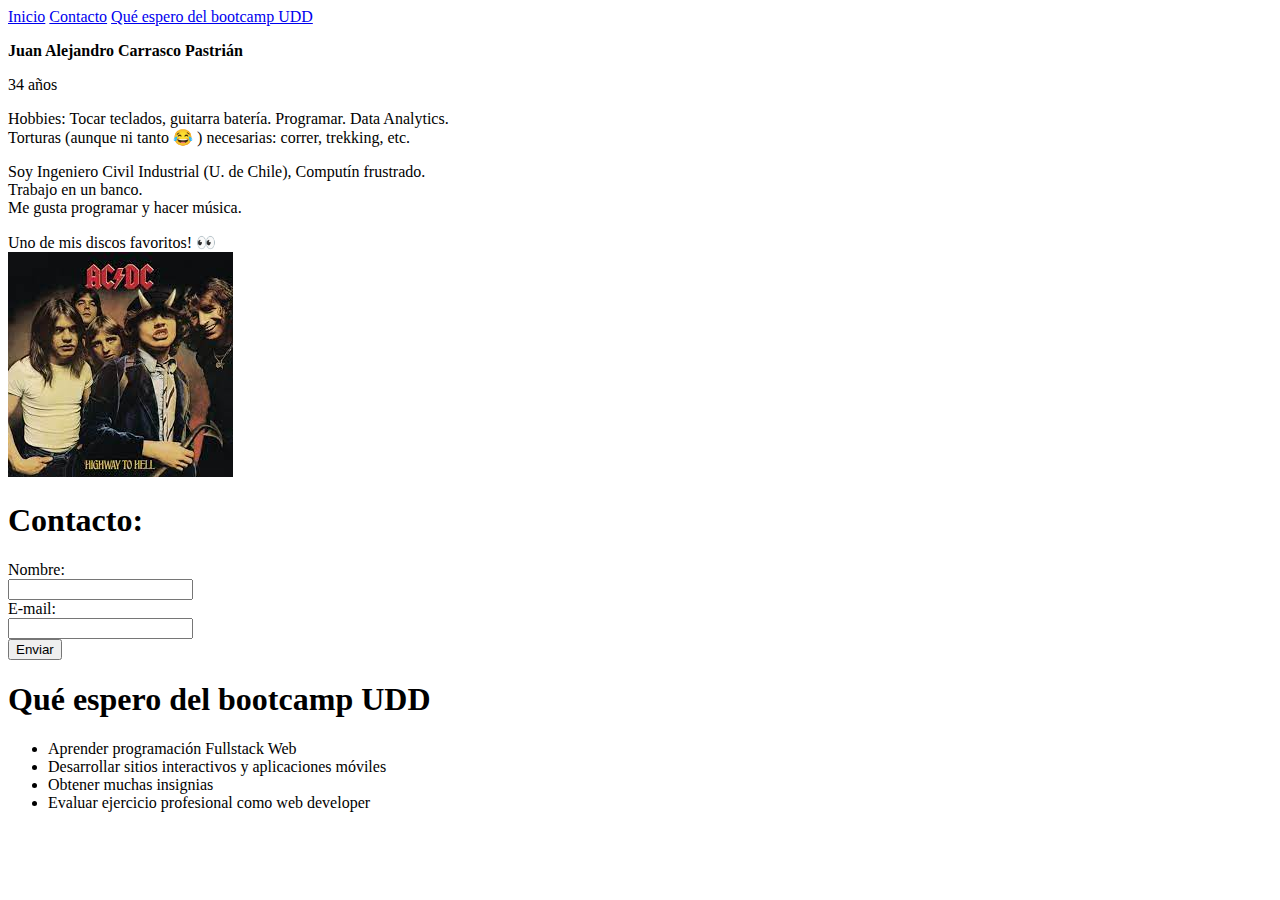
<file: index.html>
<!DOCTYPE html>
<html>

<head>
    <meta charset="UTF-8"> <!-- caracteres especiales-->
    <meta http-equiv="X-UA-Compatible" content="IE=edge">
    <!-- compatibildiad con varios navegadores-->
    <meta name="viewport" content="width=device-width, initial-scale=1.0">
    <!-- viewport : scale para aplicaciones, ajustar el ancho y la escala-->
<title>Hola soy Juan</title>
</head>
<body>
    <nav class="navbar-fixed-top">
        <a href="#Inicio">Inicio</a>
        <a href="#seccion2">Contacto</a>
        <a href="#seccion3">Qué espero del bootcamp UDD</a>
    </nav>
<section id="Inicio">
    <div>
    <p>
        <b>Juan Alejandro Carrasco Pastrián </b>
    </p>
    <p>
        34 años
    </p>
    <p>
        Hobbies: Tocar teclados, guitarra batería. Programar. Data Analytics.<br> 
        Torturas (aunque ni tanto &#128514;	) necesarias: correr, trekking, etc. 

    </p>
    <p>
        Soy Ingeniero Civil Industrial (U. de Chile), Computín frustrado. 
        <br> Trabajo en un banco.
        <br>Me gusta programar y hacer música. 

    </p>
    </div>
    <div>
        Uno de mis discos favoritos! &#128064;<br>
        <img src="acdc.jpeg">

    </div>
  
</section>

<section id="seccion2">
    <h1>Contacto:</h1>
    <form>
        <label for="Name">Nombre:</label><br>
        <input id="Name"><br>
        <label for="email">E-mail:</label><br>
        <input id="email"><br>
        <input type="submit" value="Enviar">

    
    </form>
    

</section>


<section id="seccion3">
    <h1>Qué espero del bootcamp UDD</h1>
    <ul>
        <li>
            Aprender programación Fullstack Web
        </li>
        <li>
            Desarrollar sitios interactivos y aplicaciones móviles
        </li>
        <li>
            Obtener muchas insignias
        </li>
        <li>
            Evaluar ejercicio profesional como web developer
        </li>
    </ul>




</section>





</body>
</html>
</file>
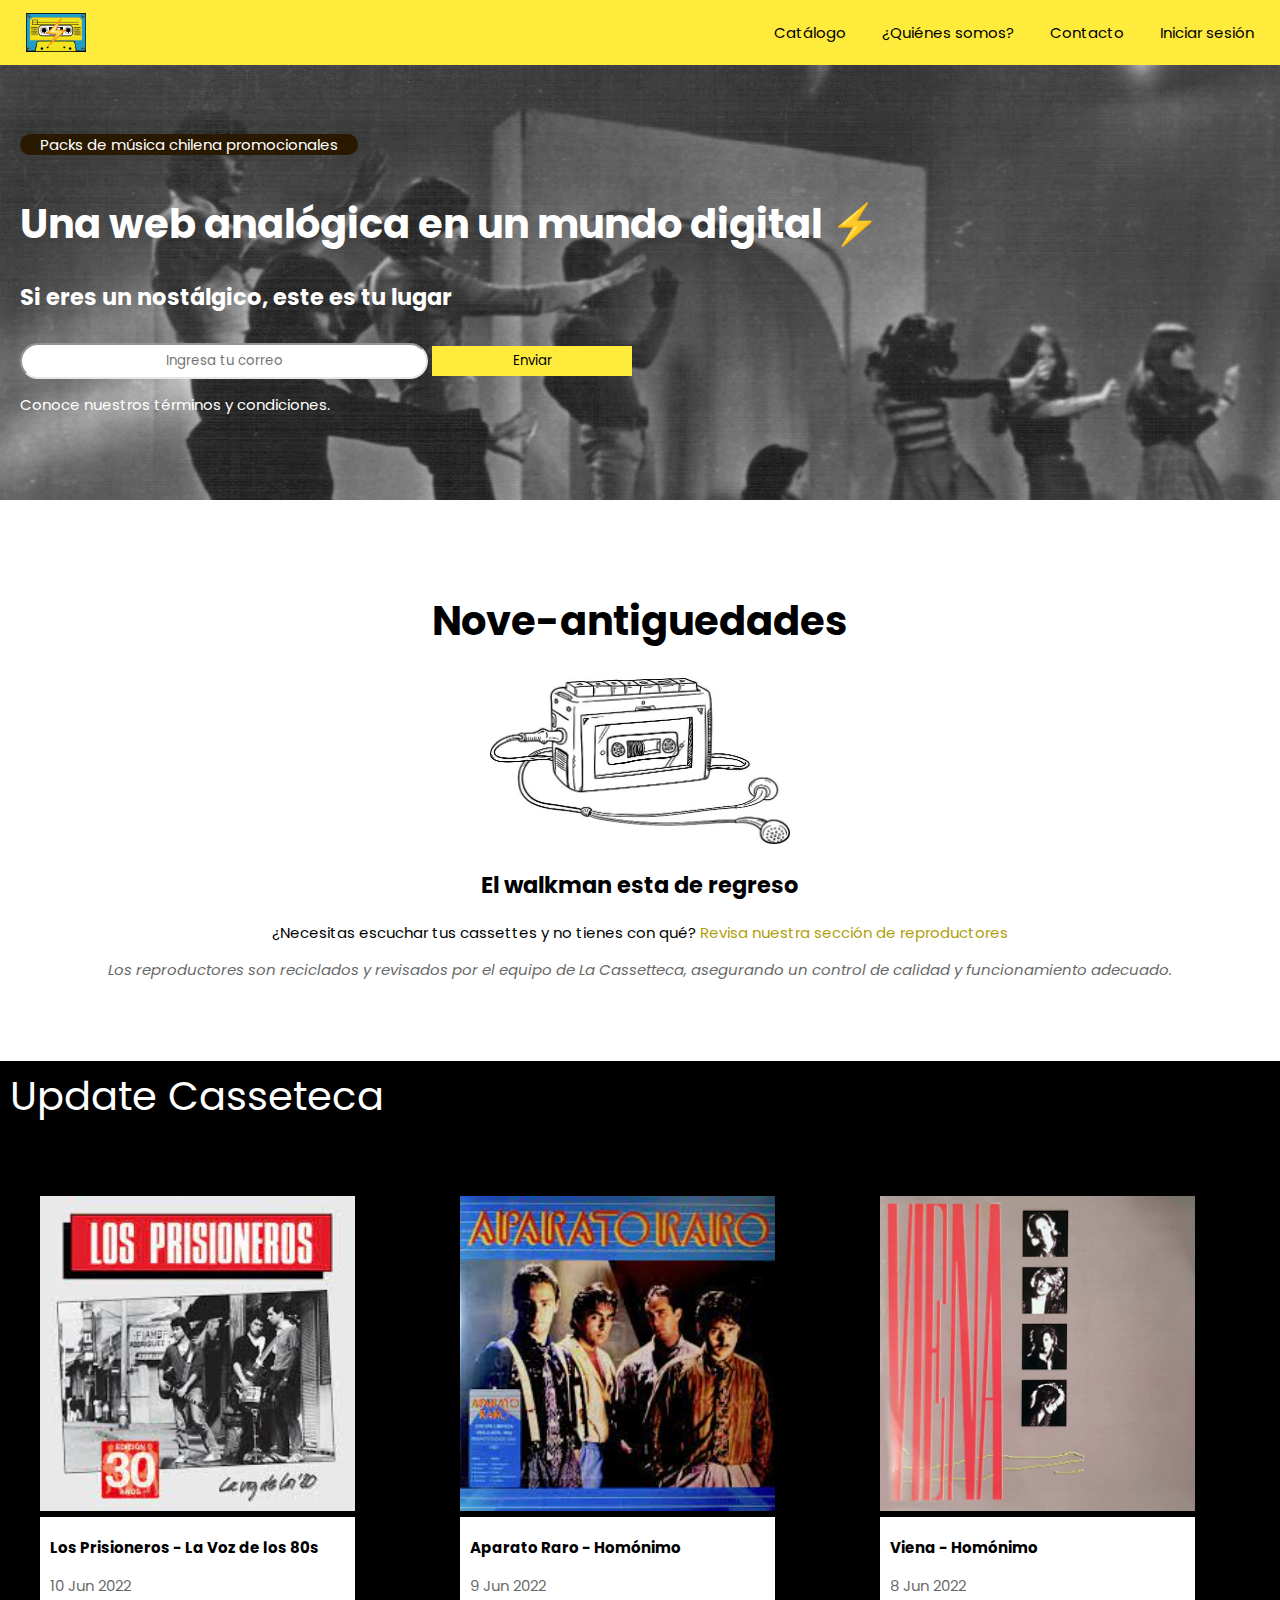
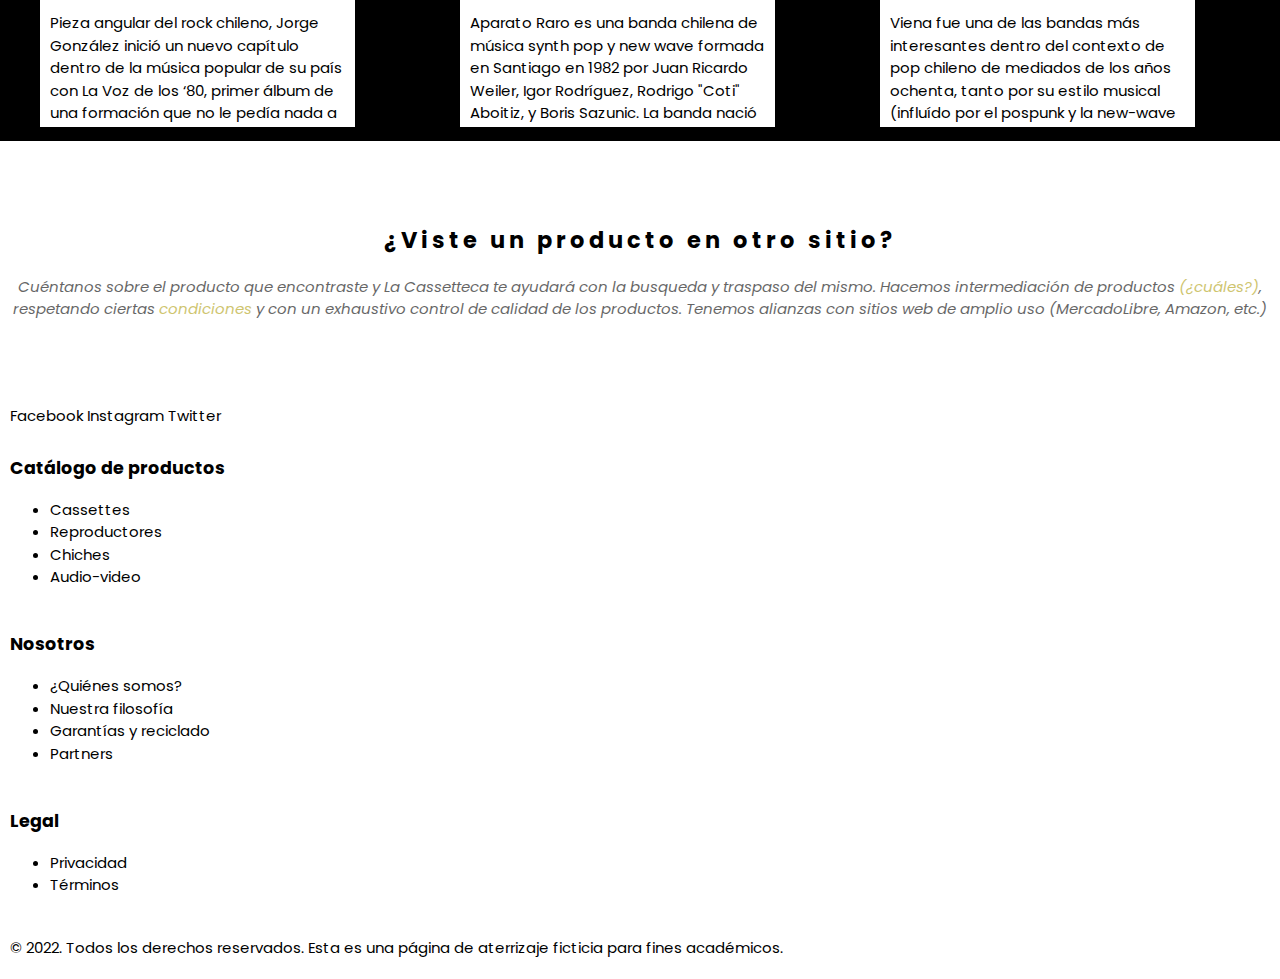
<file: Landing/index.html>
<!DOCTYPE html>
<html>
<head>
  <meta http-equiv="Content-Type" content="text/html; charset=UTF-8">
  <meta http-equiv="X-UA-Compatible" content="IE=edge">
  <meta name="viewport" content="width=device-width, initial-scale=1.0">
  <title>La Cassetteca</title>
  <link href='https://fonts.googleapis.com/css?family=Poppins' rel='stylesheet'>
  <link rel="stylesheet" href="estilos.css">
</head>

<body>

  <header class="encabezado">
    <div>
        <img src='logo2.png' class="logo" width="60">
    </div>

    <div>
      <nav>
        <a href="#" class="boton-encabezado">Catálogo</a>
        <a href="#" class="boton-encabezado">¿Quiénes somos?</a>
        <a href="#" class="boton-encabezado">Contacto</a>
        <a href="#" class="boton-encabezado">Iniciar sesión</a>
      </nav>
    </div>
  </header>

  <main>

    <!--jumbotron-->

    <div class="jumbotron">
      <div>
        <a href="#">
          <span class="span-rcorners1" >Packs de música chilena promocionales</span>
        </a>
      </div>
     
      <div>
        <h1 style="color:white;">Una web analógica en un mundo digital &#9889;</h1>
        <h2 style="color:white;">Si eres un nostálgico, este es tu lugar</h2>
      </div> 
      
      <div>
        <form>
          <label for="email"></label>
          <input id="email" type="email" class="cuadrotexto" placeholder="Ingresa tu correo" >
          <button type="submit">Enviar</button>
          <p>
          <a href="#" style="color:white;">Conoce nuestros términos y condiciones.</a></p>
        </form>
      </div>
    </div>

    <!--blog-->

    <div class="blog">
      <h1>Nove-antiguedades</h1>
      <img src="walkman.jpeg" width="300">
      <h2>El walkman esta de regreso</h2>
      <p>¿Necesitas escuchar tus cassettes y no tienes con qué? <a href="#" class="links-sitio">Revisa nuestra sección de reproductores</a></p>
      <p class="subtexto1"><i>Los reproductores son reciclados y revisados por el equipo de La Cassetteca, asegurando un control de calidad y funcionamiento adecuado.</i></p>
    </div> 
    <div class="titulo-cassettes">
      Update Casseteca
    </div>
    <div class="container">

      <div class="caja">
        <img src="losprisioneros.jpeg" width="100%" class="opacidad-img">
        <div class="texto-cassette">
          <p><b>Los Prisioneros - La Voz de los 80s</b></p>
          <p class="subtexto1">10 Jun 2022</p>
          <p>Pieza angular del rock chileno, Jorge González inició un nuevo capítulo dentro de la música popular de su país con La Voz de los ‘80, primer álbum de una formación que no le pedía nada a las bandas españolas o argentinas de mayor éxito en la primera mitad de aquella década. Abrazados inmediatamente por una juventud que se vio reflejada en las contestatarias letras de “No Necesitamos Banderas”, “Mentalidad Televisiva” o “Nunca Quedas Mal Con Nadie”, Los Prisioneros fusionaron los ritmos veloces del rock y el punk con aires de ska, reggae o incluso jazz, reflejando la realidad chilena del momento con una lucidez lírica y una calidad musical pocas veces igualada.</p>
          
        </div>
      </div>
      <div class="caja">
        <img src="aparatoraro.jpeg" width="100%" class="opacidad-img">
        <div class="texto-cassette">
          <p><b>Aparato Raro - Homónimo</b></p>
          <p class="subtexto1">9 Jun 2022</p>
          Aparato Raro es una banda chilena de música synth pop y new wave formada en Santiago en 1982 por Juan Ricardo Weiler, Igor Rodríguez, Rodrigo "Coti" Aboitiz, y Boris Sazunic. La banda nació primero como un grupo de jazz-fusión; se llamaba Ojo de Horus, y era liderada por el baterista Juan Ricardo Weiler. Su relativa popularidad se debe a la canción "Calibraciones" la cual fue un gran éxito debido a su cercanía al underground, cultura que estaba volviéndose una moda en esa época.
        </div>
      </div>
      <div class="caja">
        <img src="viena.jpeg" width="100%" class="opacidad-img">
        <div class="texto-cassette">
          <p><b>Viena - Homónimo</b></p>
          <p class="subtexto1">8 Jun 2022</p>
          <p>Viena fue una de las bandas más interesantes dentro del contexto de pop chileno de mediados de los años ochenta, tanto por su estilo musical (influído por el pospunk y la new-wave inglesa) como por su preocupación estética. Sus integrantes no se dejaban fotografiar sin las vistosas tenidas y maquillajes que lucían en sus shows, los cuales constituían una completa novedad en el Santiago de esa época.</p>
          
        </div>
      </div>
    </div>    

    <!--adicionales-->
    <div class="adicional">
      <h2 class="centrar espaciar">¿Viste un producto en otro sitio?</h2>
      <p class="subtexto1 centrar"><i>Cuéntanos sobre el producto que encontraste y La Cassetteca te ayudará con la busqueda y traspaso del mismo. Hacemos intermediación de productos <a href="#" class="links-sitio">(¿cuáles?)</a>, respetando ciertas <a href="#" class="links-sitio">condiciones</a> y con un exhaustivo control de calidad de los productos. Tenemos alianzas con sitios web de amplio uso (MercadoLibre, Amazon, etc.)</i></p>
      
    </div>
    
  </main>

  <footer>
    <div>
      <a href="#"><span>Facebook</span></a>
      <a href="#"><span>Instagram</span></a>
      <a href="#"><span>Twitter</span></a>
    </div>

    <div>
      <h3>Catálogo de productos</h3>
      <ul>
        <li><a href="#">Cassettes</a></li>
        <li><a href="#">Reproductores</a></li>
        <li><a href="#">Chiches</a></li>
        <li><a href="#">Audio-video</a></li>
      </ul>
    </div>

    <div>
      <h3>Nosotros</h3>
        <ul>
          <li><a href="#">¿Quiénes somos?</a></li>
          <li><a href="#">Nuestra filosofía</a></li>
          <li><a href="#">Garantías y reciclado</a></li>
          <li><a href="#">Partners</a></li>
        </ul>
    </div>

    <div>
      <h3>Legal</h3>
        <ul>
          <li><a href="#">Privacidad</a></li>
          <li><a href="#">Términos</a></li>
        </ul>
    </div>
    <div>
      <p>
        © 2022. Todos los derechos reservados.
        Esta es una página de aterrizaje ficticia para fines académicos.
      </p>
    </div>

  </footer>

</body>

</html>
</file>
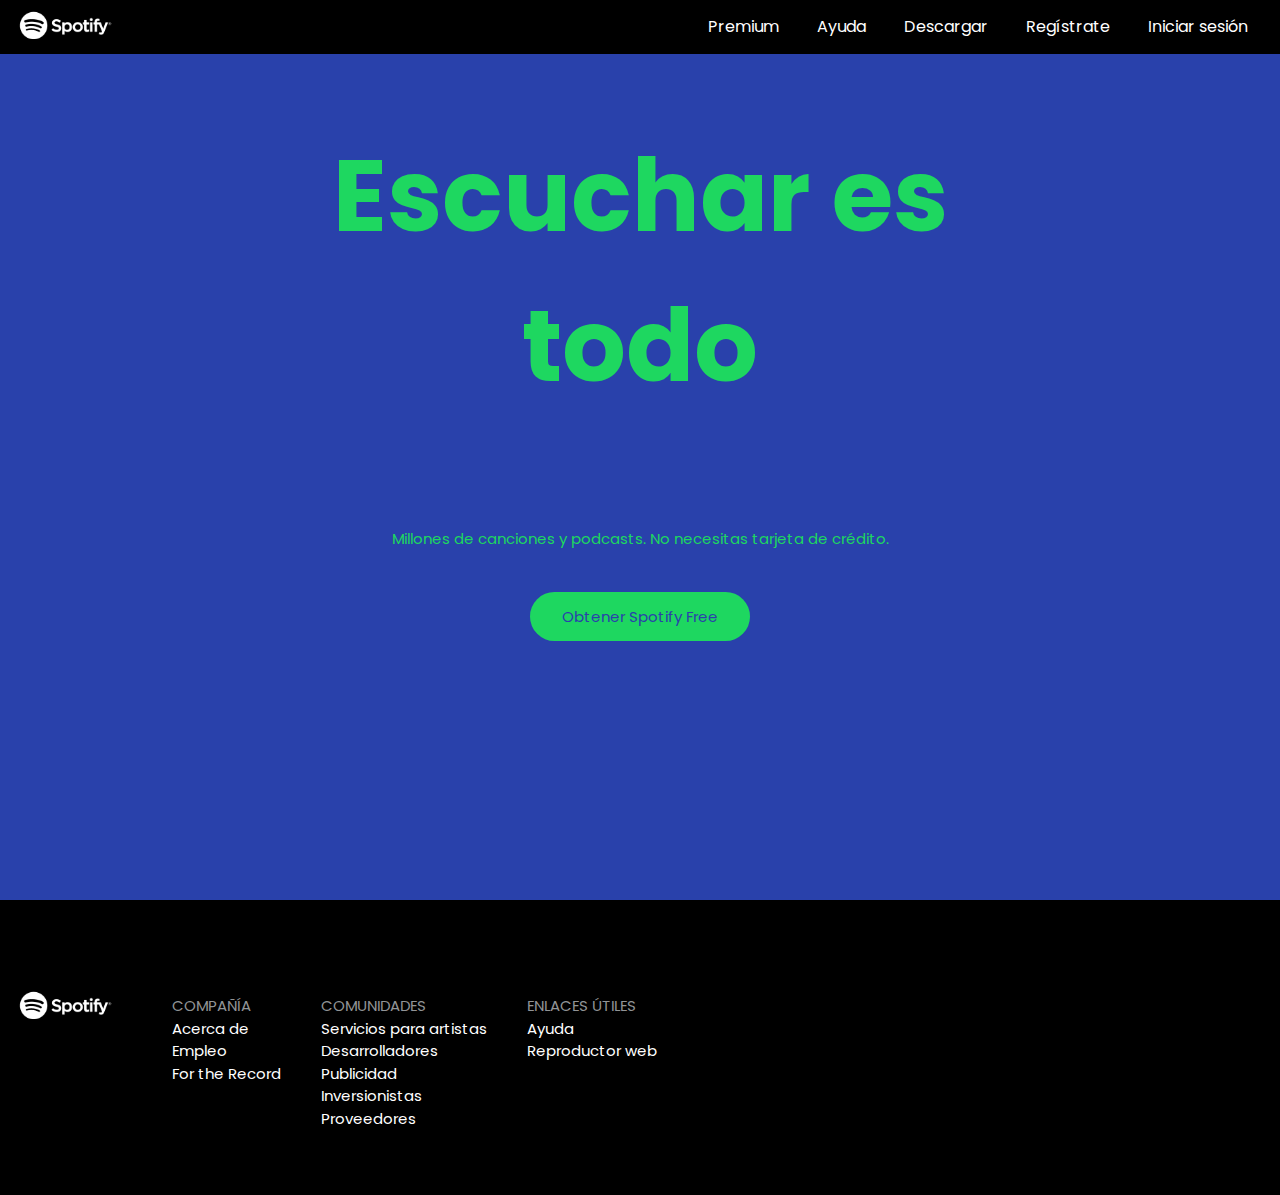
<file: sem2/index.html>
<html>

<head>
    <meta http-equiv="Content-Type" content="text/html; charset=UTF-8">
    <meta http-equiv="X-UA-Compatible" content="IE=edge">
    <meta name="viewport" content="width=device-width, initial-scale=1.0">
    <title>Escuchar es todo - Spotify</title>
    <link href='https://fonts.googleapis.com/css?family=Poppins' rel='stylesheet'>
    <link rel="stylesheet" href="style1.css">

</head>
<body>
<header class="encabezado1">   
    <div>
        <a href="index.html">
            <img src="logo.png" class="logo" width="100">
        </a>

            
    </div>
    <nav >
        <a href="premium.html" class="link1">Premium</a>
        <a href="#" class="link1">Ayuda</a>
        <a href="#" class="link1">Descargar</a>
        <a href="#" class="link1">Regístrate</a>
        <a href="#" class="link1">Iniciar sesión</a>
    </nav> 
</header>

<div class="fondo1">
    <div style="width: 744px;">
        <h1 style="padding-bottom: 40px;">Escuchar es todo</h1>
        <p class="parrafo1">
            Millones de canciones y podcasts. No necesitas tarjeta de crédito.
        </p>
        <a class="boton-central">Obtener Spotify Free</a>



    </div>
    
</div>    

<footer class="footer1">

    <div>
        <img src="logo.png" class="logo" width="100">

            
    </div>
    <div class="subfooter">

        <dl>
            <dd class="x1">Compañía</dd>
            <dd class="x2">Acerca de</dd>
            <dd class="x2">Empleo</dd>
            <dd class="x2"> For the Record</dd>

        </dl>
          
        

        <dl>
            <dd class="x1">Comunidades</dd>
            <dd class="x2">Servicios para artistas </dd>
            <dd class="x2">Desarrolladores </dd>
            <dd class="x2">Publicidad</dd>
            <dd class="x2">Inversionistas</dd>
            <dd class="x2">Proveedores</dd>
            </dl>

        <dl>
            <dd class="x1">Enlaces útiles</dd>
            <dd class="x2">Ayuda</dd>
            <dd class="x2">Reproductor web</dd>
        </dl>


</div>


</footer>






</body>

</html>
</file>
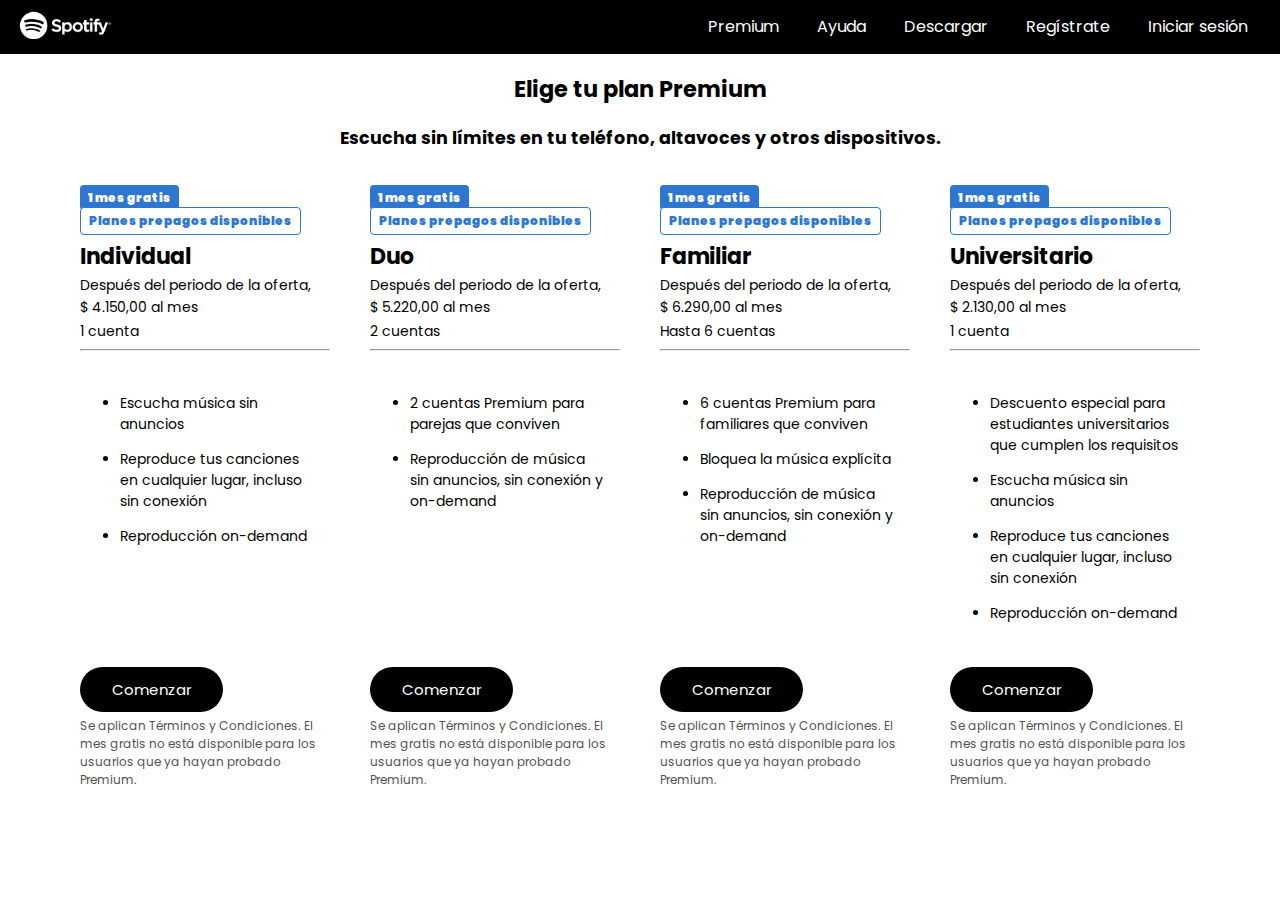
<file: sem2/premium.html>
<html>

<head>
    <meta http-equiv="Content-Type" content="text/html; charset=UTF-8">
    <meta http-equiv="X-UA-Compatible" content="IE=edge">
    <meta name="viewport" content="width=device-width, initial-scale=1.0">
    <title>Escuchar es todo - Spotify</title>
    <link href='https://fonts.googleapis.com/css?family=Poppins' rel='stylesheet'>
    <link rel="stylesheet" href="style1.css">

</head>
<body>
<header class="encabezado1">   
    <div>
        <a href="index.html">
            <img src="logo.png" class="logo" width="100">
        </a>
   
            
    </div>
    <nav >
        <a href="premium.html" class="link1">Premium</a>
        <a href="#" class="link1">Ayuda</a>
        <a href="#" class="link1">Descargar</a>
        <a href="#" class="link1">Regístrate</a>
        <a href="#" class="link1">Iniciar sesión</a>
    </nav> 
</header>
<center>
    <h2>Elige tu plan Premium</h2>
    <h3>Escucha sin límites en tu teléfono, altavoces y otros dispositivos.</h3>


</center>

    <div class="prem7">

    <div style="margin:20; width: 250;">
        <span class="prem1">1 mes gratis</span>
        <span class="prem2">Planes prepagos disponibles</span>
        
        <h3 class="prem3">Individual</h3>
        <p class="prem4">Después del periodo de la oferta, $&nbsp;4.150,00 al mes</p>
        <p class="prem4">1 cuenta</p>
        <hr>
        <ul class="prem8">
            <li><p>Escucha música sin anuncios</p></li>
            <li><p>Reproduce tus canciones en cualquier lugar, incluso sin conexión</p></li>
            <li><p>Reproducción on-demand</p></li>
        </ul>
        <div><span class="prem5">Comenzar</span></div>
        <div><p class="prem6">Se aplican Términos y Condiciones. El mes gratis no está disponible para los usuarios que ya hayan probado Premium.</p></div>
    </div>
    
    <div style="margin:20; width: 250;">
        <span class="prem1">1 mes gratis</span>
        <span class="prem2">Planes prepagos disponibles</span>
        <h3 class="prem3">Duo</h3>
        <p class="prem4">Después del periodo de la oferta, $&nbsp;5.220,00 al mes</p>
        <p class="prem4">2 cuentas</p>
        <hr>
        <ul class="prem8">
            <li><p>2 cuentas Premium para parejas que conviven</p></li>
            <li><p>Reproducción de música sin anuncios, sin conexión y on-demand</p></li>
            
        </ul>
        <div><span class="prem5">Comenzar</span></div>
        <div><p class="prem6">Se aplican Términos y Condiciones. El mes gratis no está disponible para los usuarios que ya hayan probado Premium.</p></div>
    </div>
    
    <div style="margin:20; width: 250;">
        <span class="prem1">1 mes gratis</span>
        <span class="prem2">Planes prepagos disponibles</span>
        <h3 class="prem3">Familiar</h3>
        <p class="prem4">Después del periodo de la oferta, $&nbsp;6.290,00 al mes</p>
        <p class="prem4">Hasta 6 cuentas</p>
        <hr>
        <ul class="prem8">
            <li><p>6 cuentas Premium para familiares que conviven</p></li>
            <li><p>Bloquea la música explícita</p></li>
            <li><p>Reproducción de música sin anuncios, sin conexión y on-demand</p></li>
        </ul>
        <div><span class="prem5">Comenzar</span></div>
        <div><p class="prem6">Se aplican Términos y Condiciones. El mes gratis no está disponible para los usuarios que ya hayan probado Premium.</p></div>
    </div>
    
    <div style="margin:20; width: 250;">
        <span class="prem1">1 mes gratis</span>
        <span class="prem2">Planes prepagos disponibles</span>
        <h3 class="prem3">Universitario</h3>
        <p class="prem4">Después del periodo de la oferta, $&nbsp;2.130,00 al mes</p>
        <p class="prem4">1 cuenta</p>
        <hr>
        <ul class="prem8">
            <li><p>Descuento especial para estudiantes universitarios que cumplen los requisitos</p></li>
            <li><p>Escucha música sin anuncios</p></li>
            <li><p>Reproduce tus canciones en cualquier lugar, incluso sin conexión</p></li>
            <li><p>Reproducción on-demand</p></li>
        </ul>
        <div><span class="prem5">Comenzar</span></div>
        <div><p class="prem6">Se aplican Términos y Condiciones. El mes gratis no está disponible para los usuarios que ya hayan probado Premium.</p></div>
    </div>
    




</div>


  


</body>

</html>
</file>
<file: Landing/estilos.css>
html,body {
    font-family:Poppins,sans-serif;
    font-size:15px;
    line-height:1.5;
    margin:0
}

div {
    padding-top: 5px;
    padding-right: 10px;
    padding-bottom: 5px;
    padding-left: 10px;
      }
a:hover, a:visited, a:link, a:active {
        text-decoration: none!important;
        color:inherit;
      }

h1 {
        font-size: 40px;
      }
button {
        background-color: #ffeb3b;
        border: none;
        font-family:Poppins,sans-serif;
        color: #000;
        width: 200px;
        height: 30px;
        text-align: center;
        text-decoration: none;
        cursor: pointer;
      }
.logo{
        padding:8px 16px;
        vertical-align:middle;
        color:#000;
        text-decoration:none;
        text-align:center;
        
    }
.encabezado{
    display:flex;
    left:0;
    top:0;
    right:0;
    padding:0; 
    background-color:#ffeb3b;
    justify-content: space-between;
    align-items: center;
    min-height: 54px;
}
.boton-encabezado{
    border:none;
    padding:8px 16px;
    vertical-align:middle;
    color:#000;
    text-decoration:none;
    text-align:center;
    cursor:pointer;
    
}
.boton-encabezado:hover{
    background-color:#ccc;
    color:#000
}
.jumbotron{
    text-align:left;
    padding-top:64px;
    padding-bottom:64px;
    background-image: url("fondo1.jpg");
    opacity: 1;

}
.span-rcorners1 {
    border-radius: 20px;
    background: rgb(41, 25, 1);
    padding-left: 20px; 
    padding-right: 20px;
    width: 600px;
    height: 5px;
    color:#fff;
    text-decoration:none;  
      }

.cuadrotexto{

    border-radius: 20px;
    color: rgba(17,24,39,var(--tw-text-opacity));
    --tw-border-opacity: 1;
    border-color: rgba(229,231,235,var(--tw-border-opacity));
    width: 400px;
    height: 30px;
    text-align: center;
    font-family:Poppins,sans-serif;
    
    }
.blog{
    text-align:center;
    padding-top:64px;
    padding-bottom:64px;
}
.subtexto1{
    opacity:0.60;
}
.links-sitio{
    color:#b0a00c!important;
}
.titulo-cassettes{
    background-color: #000;
    color:#fff;
    padding-left:10px;
    font-size: 40px;

}
.container {
    display: flex;
    justify-content: center;
    flex-wrap:wrap;
    flex-direction: column;
    background-color:#000;
    margin:0;
    height: 600px;
    
  }
  .caja{
    padding: 30px;
    width: 25%;
    height: 80%;
    position: relative;    
}
.opacidad-img:hover{opacity:0.60}
.texto-cassette{
    background-color:#fff!important;
    height:200px;
    text-overflow: ellipsis;
    overflow: hidden;
    
}
.adicional{
    text-align:center!important;
    padding-top:64px!important;
    padding-bottom:64px!important;
}
.centrar{
    text-align:center!important;
}
.espaciar{
    letter-spacing:4px!important;
}
</file>
<file: sem2/style1.css>
body {
    font-family:Poppins,sans-serif;
    font-size:15px;
    line-height:1.5;
    margin: 0;

}
nav{

    background-color:black;
    color: white;
    font-size: 16px;
    font-weight: 400;
    margin:0;
    padding:15px


}
h1{
    font-size: 100px;
    color: #1ed760;
}

a{
    text-decoration: none;
    color:white;

}
a:visited { text-decoration: none; color:inherit; }
a:focus { text-decoration: none; color:inherit; }
a:active { text-decoration: none; color:inherit; }
.parrafo1{
    color: #1ed760;
    padding-bottom: 40px;
}
.logo{
    padding:8px 16px;
    vertical-align:middle;
}
.boton-central{

    --background-base: #1ED760 !important;
    --background-highlight: #2DE26D !important;
    --background-press: #43E57D !important;
    --background-elevated: #1ED760 !important;
    --background-tinted: #1ED760 !important;
    --background-unsafe-for-small-text: #1ED760 !important;
    --text-base: #2941AB !important;
    --text-subdued: #2941AB !important;
    --text-bright-accent: #2941AB !important;
    --text-negative: #2941AB !important;
    --text-warning: #2941AB !important;
    --text-positive: #2941AB !important;
    --text-announcement: #2941AB !important;
    --essential-base: #2941AB !important;
    --essential-subdued: #2941AB !important;
    --essential-bright-accent: #2941AB !important;
    --essential-negative: #2941AB !important;
    --essential-warning: #2941AB !important;
    --essential-positive: #2941AB !important;
    --essential-announcement: #2941AB !important;
    --decorative-base: #2941AB !important;
    --decorative-subdued: #2941AB !important;
    background-color: var(--background-base,#1ed760);
    color: var(--text-base,#000000);
    border-radius: 500px;
    font-size: inherit;
    padding: 14px 32px;
}
.encabezado1{
    display:flex;
    left:0;
    top:0;
    right:0;
    padding:0; 
    background-color:black;
    justify-content: space-between;
    min-height: 54px;
    box-sizing: border-box;
    
}
.link1{
    padding: 28px 17px;
}
.link1:hover{
    color: #1ed760;
   
}
.fondo1{
    background-image: url("https://www-growth.scdn.co/static/home/bursts.svg");
    background-size: 175%;
    background-position: 46% 4%;
    text-align: center;
    min-height: 846px;
    background-color: rgb(41, 65, 171);
    justify-content: center;
    display: flex;
}
.footer1{

    padding: 80px 0 50px;
    background: #000;
    display: flex;
    flex-wrap: wrap;


}
.footer1:hover{
    color: #1ed760;
}
.subfooter{
    display: flex;
    flex-direction: row; 
    width: 50%;
    flex: 0 0 auto;
}
.x1{
    color: #919496;
    text-transform: uppercase;
}
.x2{
    color: white
}
.prem1{

    border-radius: 4px;
font-size: 12px;
padding: 4px 8px;
font-weight: 900;
margin: 0px 4px 10px 0px;
margin-block: 0px 10px;
color: rgb(255, 255, 255);
background-color: rgb(46, 119, 208);
}
.prem2{
    border-radius: 4px;
font-size: 12px;
padding: 4px 8px;
display: inline-block;
font-weight: 900;
margin: 0px 4px 10px 0px;
  margin-right: 4px;
margin-block: 0px 10px;
color: rgb(46, 119, 208);
background-color: rgb(255, 255, 255);
border: 1px solid rgb(46, 119, 208);
}
.prem3{
    font-size: 22px;
font-weight: bold;
line-height: 24px;
margin: 0px 0px 5px;
padding: 0px;
}
.prem4{
    color: rgb(0, 0, 0);
display: block;
font-size: 14px;
font-weight: 400;
line-height: 22px;
margin: 0px 0px 2px;
}
.prem5{
    border-radius: 500px;
    font-size: inherit;
    padding: 12px 32px;
    background-color: var(--background-base,#000);
    color:white;
}
.prem6{
    color: rgb(83, 83, 83);
font-size: 12px;
padding-top: 4px;
padding-bottom: 16px;
}
.prem7{

    justify-content: center;
    display: flex;
    margin-top: 16px;
    flex-wrap:wrap

}
.prem8{

    padding-top: 20px; margin: 0px 16px 0px 0px;
    font-size:14px;
    min-height: 300px;
    
}
.caja{
    margin:20; 
    width: 250; 
    box-shadow:rgba(0, 0, 0, 0.3) 0px 0px 8px;
    border-radius: 10px 10px 0px 0px;
    padding: 16px;
    align-items:center;
}
</file>
